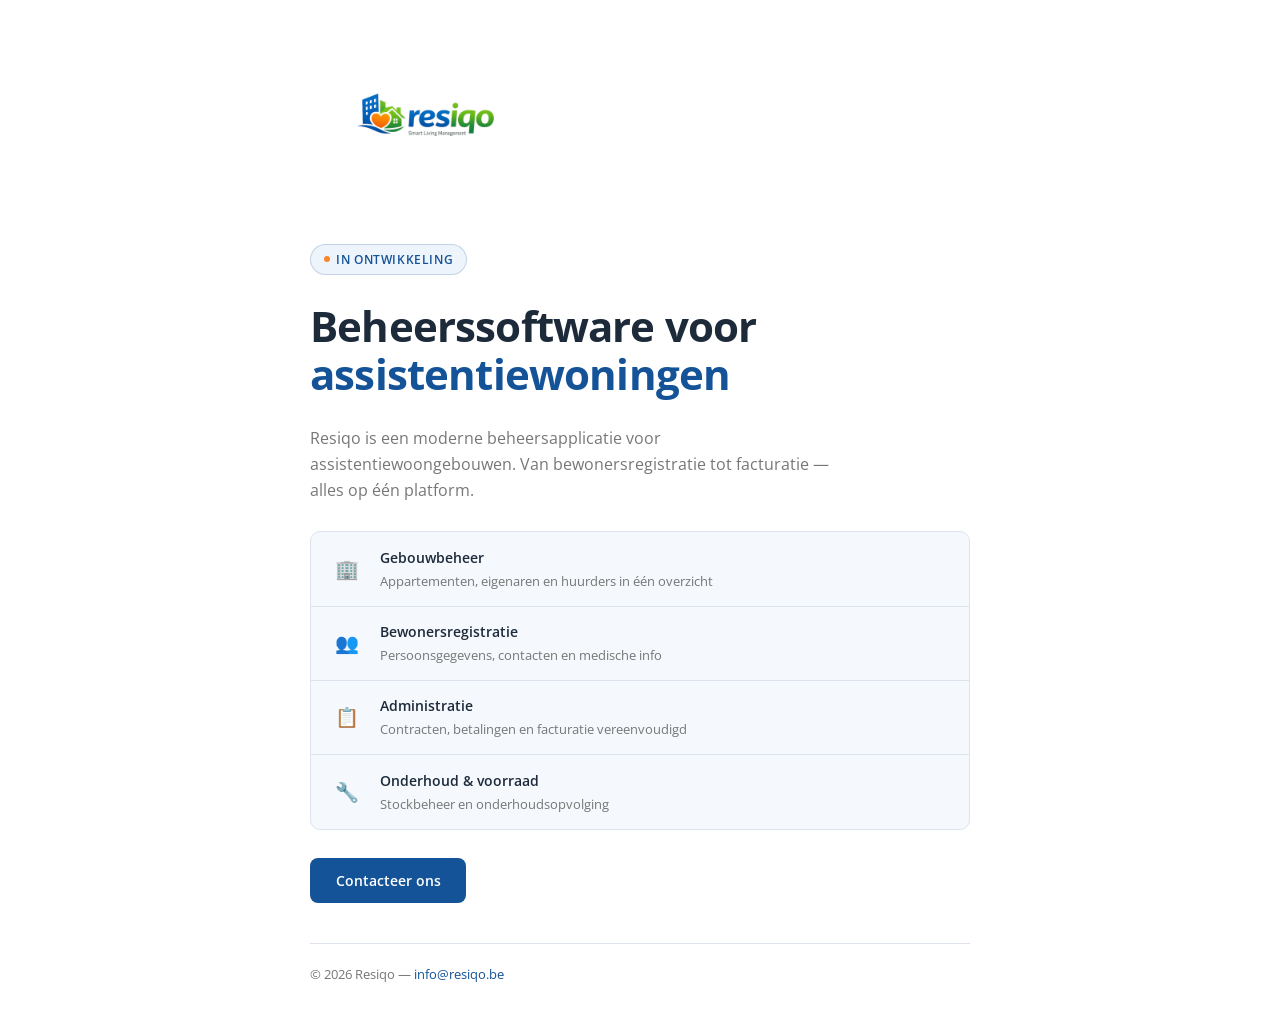
<file: index.html>
<!DOCTYPE html>
<html lang="nl">
<head>
  <meta charset="UTF-8" />
  <meta name="viewport" content="width=device-width, initial-scale=1.0" />
  <meta name="description" content="Resiqo — Smart Living Management. Beheerssoftware voor assistentiewoningen. Binnenkort beschikbaar." />
  <title>Resiqo — Smart Living Management</title>
  <link rel="preconnect" href="https://fonts.googleapis.com" />
  <link rel="preconnect" href="https://fonts.gstatic.com" crossorigin />
  <link href="https://fonts.googleapis.com/css2?family=Open+Sans:wght@300;400;600;700&display=swap" rel="stylesheet" />
  <link rel="stylesheet" href="style.css" />
</head>
<body>
  <div class="container">
    <header>
      <img src="logo.png" alt="Resiqo" class="logo" width="300" height="205" />
    </header>

    <main>
      <div class="badge">In ontwikkeling</div>
      <h1>Beheerssoftware voor<br /><span class="accent">assistentiewoningen</span></h1>
      <p class="subtitle">
        Resiqo is een moderne beheersapplicatie voor assistentiewoongebouwen.
        Van bewonersregistratie tot facturatie — alles op één platform.
      </p>

      <div class="features">
        <div class="feature">
          <div class="feature-icon">🏢</div>
          <div class="feature-text">
            <strong>Gebouwbeheer</strong>
            <span>Appartementen, eigenaren en huurders in één overzicht</span>
          </div>
        </div>
        <div class="feature">
          <div class="feature-icon">👥</div>
          <div class="feature-text">
            <strong>Bewonersregistratie</strong>
            <span>Persoonsgegevens, contacten en medische info</span>
          </div>
        </div>
        <div class="feature">
          <div class="feature-icon">📋</div>
          <div class="feature-text">
            <strong>Administratie</strong>
            <span>Contracten, betalingen en facturatie vereenvoudigd</span>
          </div>
        </div>
        <div class="feature">
          <div class="feature-icon">🔧</div>
          <div class="feature-text">
            <strong>Onderhoud &amp; voorraad</strong>
            <span>Stockbeheer en onderhoudsopvolging</span>
          </div>
        </div>
      </div>

      <div class="cta">
        <a href="mailto:info@resiqo.be" class="btn">Contacteer ons</a>
      </div>
    </main>

    <footer>
      <p>&copy; 2026 Resiqo &mdash; <a href="mailto:info@resiqo.be">info@resiqo.be</a></p>
    </footer>
  </div>
</body>
</html>
</file>
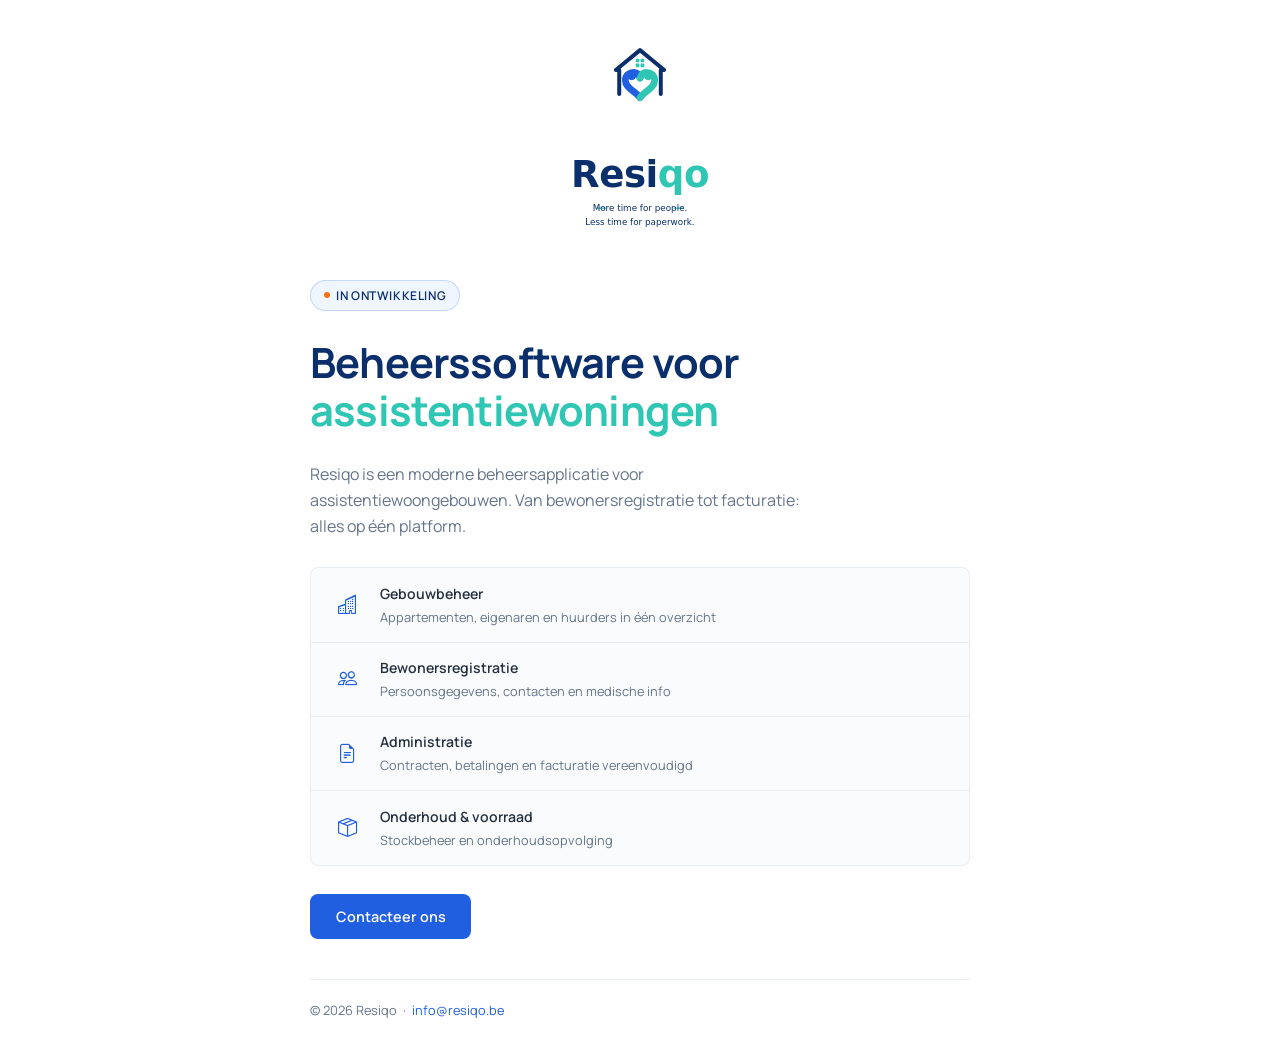
<file: public/index.html>
<!DOCTYPE html>
<html lang="nl">
<head>
  <meta charset="UTF-8" />
  <meta name="viewport" content="width=device-width, initial-scale=1.0" />
  <meta name="description" content="Resiqo: Smart Living Management. Beheerssoftware voor assistentiewoningen. Binnenkort beschikbaar." />
  <title>Resiqo: Smart Living Management</title>
  <link rel="preconnect" href="https://fonts.googleapis.com" />
  <link rel="preconnect" href="https://fonts.gstatic.com" crossorigin />
  <link href="https://fonts.googleapis.com/css2?family=Manrope:wght@400;500;600;700&display=swap" rel="stylesheet" />
  <link rel="stylesheet" href="https://cdn.jsdelivr.net/npm/bootstrap-icons@1.11.3/font/bootstrap-icons.min.css" />
  <link rel="stylesheet" href="style.css" />
</head>
<body>
  <div class="container">
    <header>
      <img src="logo-full.svg" alt="Resiqo" class="logo" width="360" height="408" />
    </header>

    <main>
      <div class="badge">In ontwikkeling</div>
      <h1>Beheerssoftware voor<br /><span class="accent">assistentiewoningen</span></h1>
      <p class="subtitle">
        Resiqo is een moderne beheersapplicatie voor assistentiewoongebouwen.
        Van bewonersregistratie tot facturatie: alles op één platform.
      </p>

      <div class="features">
        <div class="feature">
          <div class="feature-icon"><i class="bi bi-buildings"></i></div>
          <div class="feature-text">
            <strong>Gebouwbeheer</strong>
            <span>Appartementen, eigenaren en huurders in één overzicht</span>
          </div>
        </div>
        <div class="feature">
          <div class="feature-icon"><i class="bi bi-people"></i></div>
          <div class="feature-text">
            <strong>Bewonersregistratie</strong>
            <span>Persoonsgegevens, contacten en medische info</span>
          </div>
        </div>
        <div class="feature">
          <div class="feature-icon"><i class="bi bi-file-earmark-text"></i></div>
          <div class="feature-text">
            <strong>Administratie</strong>
            <span>Contracten, betalingen en facturatie vereenvoudigd</span>
          </div>
        </div>
        <div class="feature">
          <div class="feature-icon"><i class="bi bi-box-seam"></i></div>
          <div class="feature-text">
            <strong>Onderhoud &amp; voorraad</strong>
            <span>Stockbeheer en onderhoudsopvolging</span>
          </div>
        </div>
      </div>

      <div class="cta">
        <a href="mailto:info@resiqo.be" class="btn">Contacteer ons</a>
      </div>
    </main>

    <footer>
      <p>&copy; 2026 Resiqo &nbsp;&middot;&nbsp; <a href="mailto:info@resiqo.be">info@resiqo.be</a></p>
    </footer>
  </div>
</body>
</html>
</file>
<file: style.css>
*, *::before, *::after {
  box-sizing: border-box;
  margin: 0;
  padding: 0;
}

:root {
  --blue:        #145397;
  --blue-light:  #1a6bbf;
  --blue-bg:     #eef4fb;
  --green:       #58854C;
  --orange:      #F8862A;
  --gray:        #777777;
  --text:        #1c2a3a;
  --border:      #dde4ed;
  --surface:     #f5f8fc;
  --font:        'Open Sans', system-ui, sans-serif;
  --radius:      10px;
}

body {
  font-family: var(--font);
  background: #ffffff;
  color: var(--text);
  min-height: 100dvh;
  display: flex;
  align-items: center;
  justify-content: center;
  padding: 2.5rem 1.25rem;
  line-height: 1.6;
}

.container {
  max-width: 660px;
  width: 100%;
  display: flex;
  flex-direction: column;
  gap: 2.5rem;
}

/* ── Header / Logo ────────────────────────────────────────────────────────── */

header {
  display: flex;
  align-items: center;
}

.logo {
  height: auto;
  max-width: 240px;
  /* white background on PNG blends with page */
}

/* ── Main ─────────────────────────────────────────────────────────────────── */

main {
  display: flex;
  flex-direction: column;
  gap: 1.75rem;
}

/* ── Badge ────────────────────────────────────────────────────────────────── */

.badge {
  display: inline-flex;
  align-items: center;
  gap: 0.4rem;
  background: var(--blue-bg);
  border: 1px solid rgba(20, 83, 151, 0.2);
  color: var(--blue);
  font-size: 0.75rem;
  font-weight: 600;
  padding: 0.3rem 0.8rem;
  border-radius: 999px;
  width: fit-content;
  letter-spacing: 0.05em;
  text-transform: uppercase;
}

.badge::before {
  content: '';
  width: 6px;
  height: 6px;
  border-radius: 50%;
  background: var(--orange);
  animation: pulse 2s ease-in-out infinite;
}

@keyframes pulse {
  0%, 100% { opacity: 1; transform: scale(1); }
  50%       { opacity: 0.4; transform: scale(0.8); }
}

/* ── Heading ──────────────────────────────────────────────────────────────── */

h1 {
  font-size: clamp(1.9rem, 5vw, 2.6rem);
  font-weight: 700;
  line-height: 1.15;
  letter-spacing: -0.02em;
  color: var(--text);
}

.accent {
  color: var(--blue);
}

/* ── Subtitle ─────────────────────────────────────────────────────────────── */

.subtitle {
  color: var(--gray);
  font-size: 1rem;
  max-width: 520px;
}

/* ── Features ─────────────────────────────────────────────────────────────── */

.features {
  display: flex;
  flex-direction: column;
  border: 1px solid var(--border);
  border-radius: var(--radius);
  overflow: hidden;
  background: var(--surface);
}

.feature {
  display: flex;
  align-items: center;
  gap: 1rem;
  padding: 0.9rem 1.2rem;
  border-bottom: 1px solid var(--border);
}

.feature:last-child {
  border-bottom: none;
}

.feature-icon {
  font-size: 1.2rem;
  flex-shrink: 0;
  width: 34px;
  text-align: center;
}

.feature-text {
  display: flex;
  flex-direction: column;
  gap: 0.1rem;
}

.feature-text strong {
  font-size: 0.88rem;
  font-weight: 600;
  color: var(--text);
}

.feature-text span {
  font-size: 0.8rem;
  color: var(--gray);
}

/* ── CTA ──────────────────────────────────────────────────────────────────── */

.cta {
  display: flex;
}

.btn {
  display: inline-flex;
  align-items: center;
  background: var(--blue);
  color: #fff;
  text-decoration: none;
  font-family: var(--font);
  font-size: 0.9rem;
  font-weight: 600;
  padding: 0.7rem 1.6rem;
  border-radius: 8px;
  transition: background 0.15s;
}

.btn:hover {
  background: var(--blue-light);
}

/* ── Footer ───────────────────────────────────────────────────────────────── */

footer {
  color: var(--gray);
  font-size: 0.8rem;
  border-top: 1px solid var(--border);
  padding-top: 1.25rem;
}

footer a {
  color: var(--blue);
  text-decoration: none;
}

footer a:hover {
  text-decoration: underline;
}
</file>
<file: public/style.css>
*, *::before, *::after {
  box-sizing: border-box;
  margin: 0;
  padding: 0;
}

:root {
  --brand-navy:        #0b2f6b;
  --brand-blue:        #1f5fe0;
  --brand-teal:        #2fc6b3;
  --color-primary:     #1f5fe0;
  --color-primary-dark: #184fc7;
  --color-warning:     #f97316;
  --color-slate:       #243040;
  --color-slate-light: #64748b;
  --color-border:      #e8edf3;
  --color-border-hover: #cbd5e1;
  --color-surface:     #fafbfc;
  --color-tint-primary-bg: #eff6ff;
  --font: 'Manrope', -apple-system, BlinkMacSystemFont, 'Segoe UI', Roboto, 'Helvetica Neue', Arial, sans-serif;
  --radius: 0.5rem;
  --transition-fast: 150ms ease-in-out;
}

body {
  font-family: var(--font);
  background: #ffffff;
  color: var(--color-slate);
  min-height: 100dvh;
  display: flex;
  align-items: center;
  justify-content: center;
  padding: 2.5rem 1.25rem;
  line-height: 1.6;
}

.container {
  max-width: 660px;
  width: 100%;
  display: flex;
  flex-direction: column;
  gap: 2.5rem;
}

/* ── Header / Logo ────────────────────────────────────────────────────────── */

header {
  display: flex;
  align-items: center;
  justify-content: center;
}

.logo {
  max-height: 200px;
  width: auto;
  max-width: 100%;
}

/* ── Main ─────────────────────────────────────────────────────────────────── */

main {
  display: flex;
  flex-direction: column;
  gap: 1.75rem;
}

/* ── Badge ────────────────────────────────────────────────────────────────── */

.badge {
  display: inline-flex;
  align-items: center;
  gap: 0.4rem;
  background: var(--color-tint-primary-bg);
  border: 1px solid rgba(31, 95, 224, 0.2);
  color: var(--brand-navy);
  font-size: 0.75rem;
  font-weight: 600;
  padding: 0.3rem 0.8rem;
  border-radius: 9999px;
  width: fit-content;
  letter-spacing: 0.05em;
  text-transform: uppercase;
}

.badge::before {
  content: '';
  width: 6px;
  height: 6px;
  border-radius: 50%;
  background: var(--color-warning);
  animation: pulse 2s ease-in-out infinite;
}

@keyframes pulse {
  0%, 100% { opacity: 1; transform: scale(1); }
  50%       { opacity: 0.4; transform: scale(0.8); }
}

@media (prefers-reduced-motion: reduce) {
  .badge::before { animation-duration: 0.01ms; }
}

/* ── Heading ──────────────────────────────────────────────────────────────── */

h1 {
  font-size: clamp(1.9rem, 5vw, 2.6rem);
  font-weight: 700;
  line-height: 1.15;
  letter-spacing: -0.02em;
  color: var(--brand-navy);
}

.accent {
  color: var(--brand-teal);
}

/* ── Subtitle ─────────────────────────────────────────────────────────────── */

.subtitle {
  color: var(--color-slate-light);
  font-size: 1rem;
  max-width: 520px;
}

/* ── Features ─────────────────────────────────────────────────────────────── */

.features {
  display: flex;
  flex-direction: column;
  border: 1px solid var(--color-border);
  border-radius: var(--radius);
  overflow: hidden;
  background: var(--color-surface);
}

.feature {
  display: flex;
  align-items: center;
  gap: 1rem;
  padding: 0.9rem 1.2rem;
  border-bottom: 1px solid var(--color-border);
}

.feature:last-child {
  border-bottom: none;
}

.feature-icon {
  font-size: 1.2rem;
  flex-shrink: 0;
  width: 34px;
  display: flex;
  align-items: center;
  justify-content: center;
  color: var(--color-primary);
}

.feature-text {
  display: flex;
  flex-direction: column;
  gap: 0.1rem;
}

.feature-text strong {
  font-size: 0.88rem;
  font-weight: 600;
  color: var(--color-slate);
}

.feature-text span {
  font-size: 0.8rem;
  color: var(--color-slate-light);
}

/* ── CTA ──────────────────────────────────────────────────────────────────── */

.cta {
  display: flex;
}

.btn {
  display: inline-flex;
  align-items: center;
  background: var(--color-primary);
  color: #fff;
  text-decoration: none;
  font-family: var(--font);
  font-size: 0.9rem;
  font-weight: 600;
  padding: 0.7rem 1.6rem;
  min-height: 44px;
  border-radius: var(--radius);
  transition: background var(--transition-fast), box-shadow var(--transition-fast);
}

.btn:hover {
  background: var(--color-primary-dark);
  box-shadow: 0 4px 6px rgba(31, 95, 224, 0.2);
}

/* ── Footer ───────────────────────────────────────────────────────────────── */

footer {
  color: var(--color-slate-light);
  font-size: 0.8rem;
  border-top: 1px solid var(--color-border);
  padding-top: 1.25rem;
}

footer a {
  color: var(--color-primary);
  text-decoration: none;
}

footer a:hover {
  text-decoration: underline;
}
</file>
